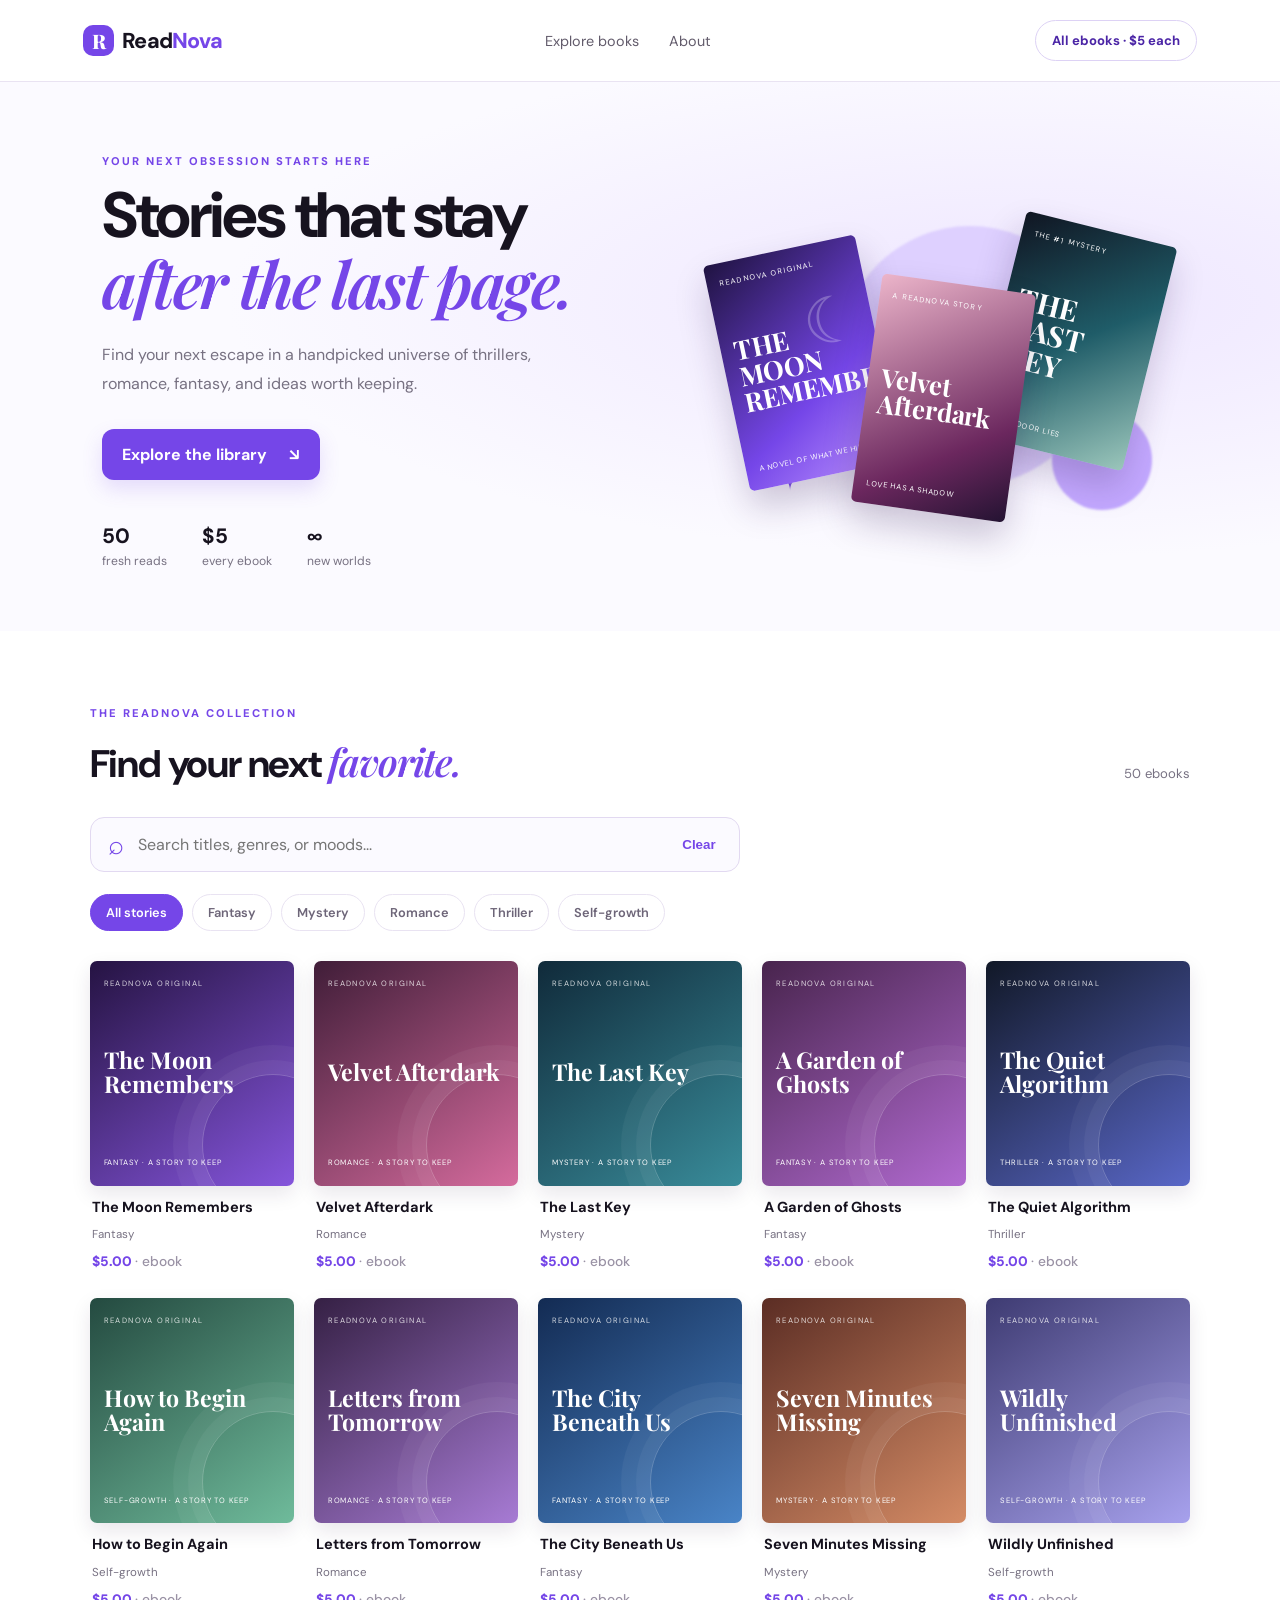
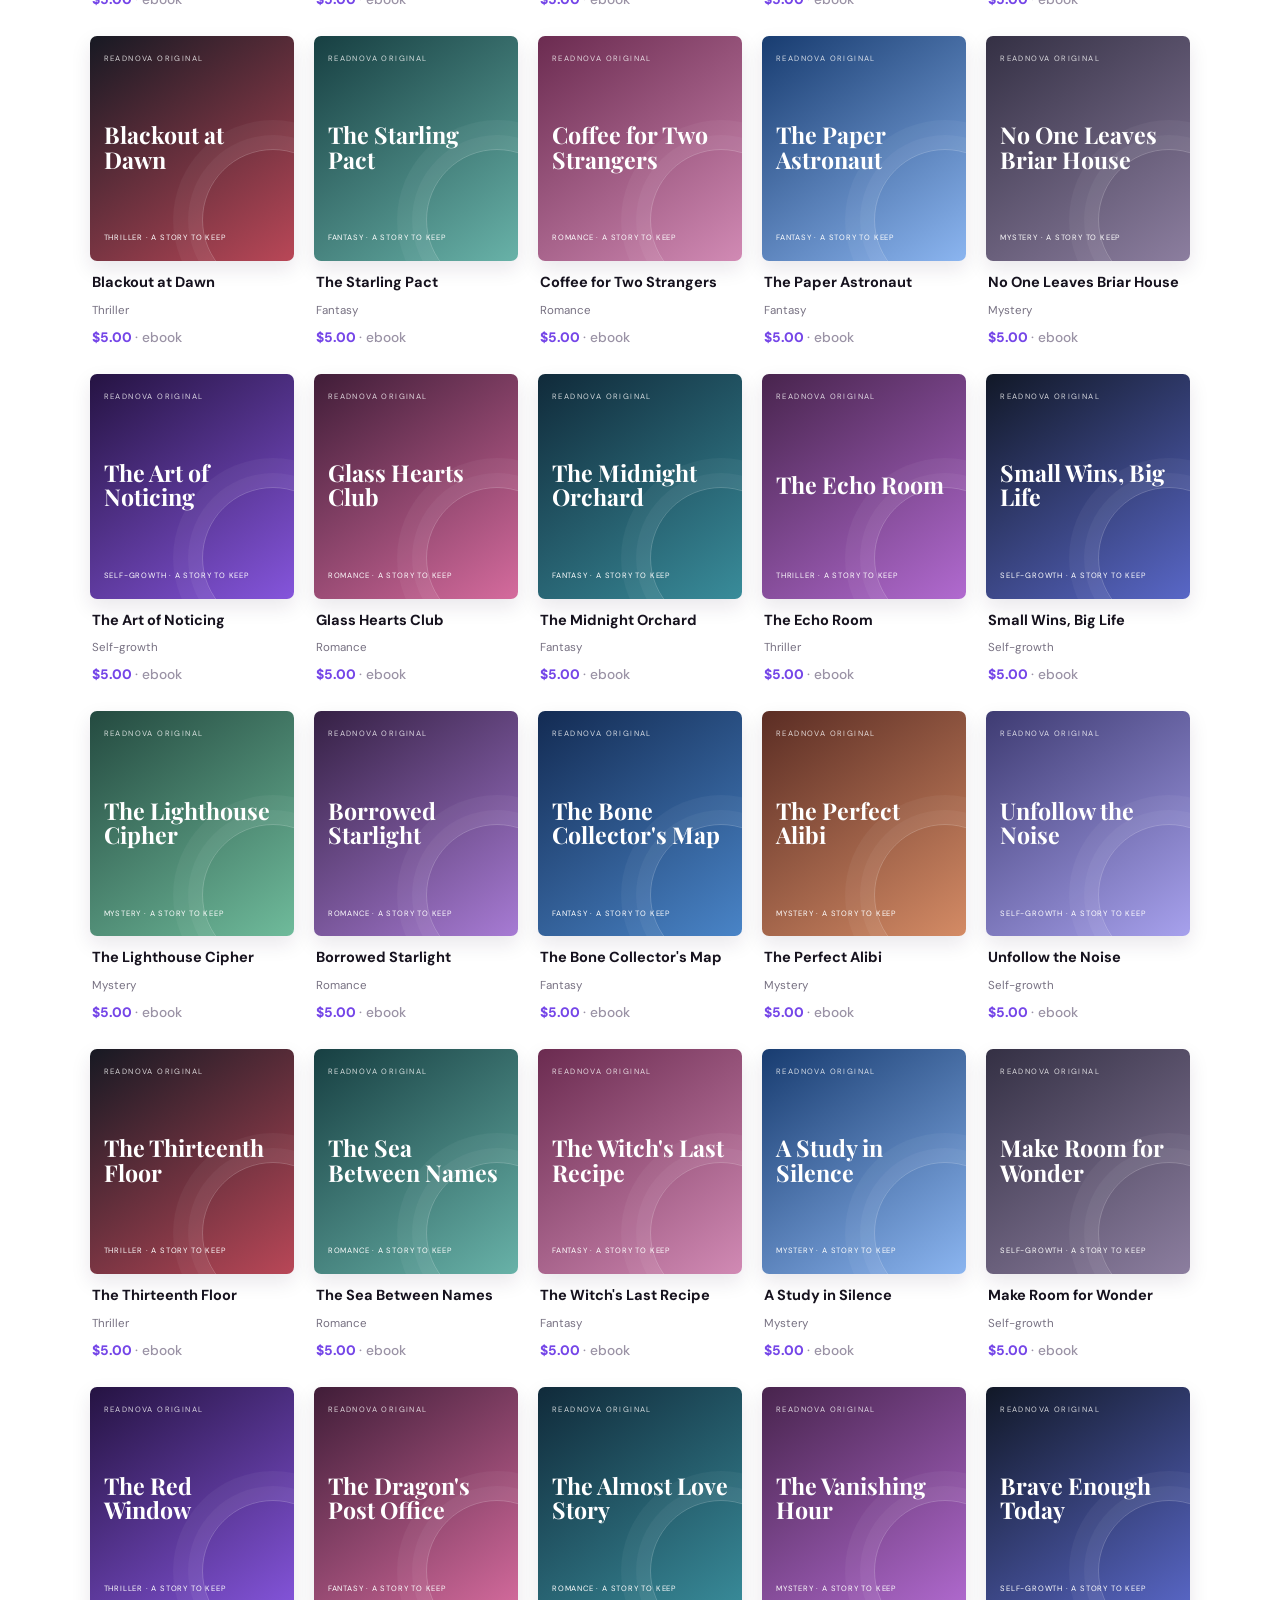
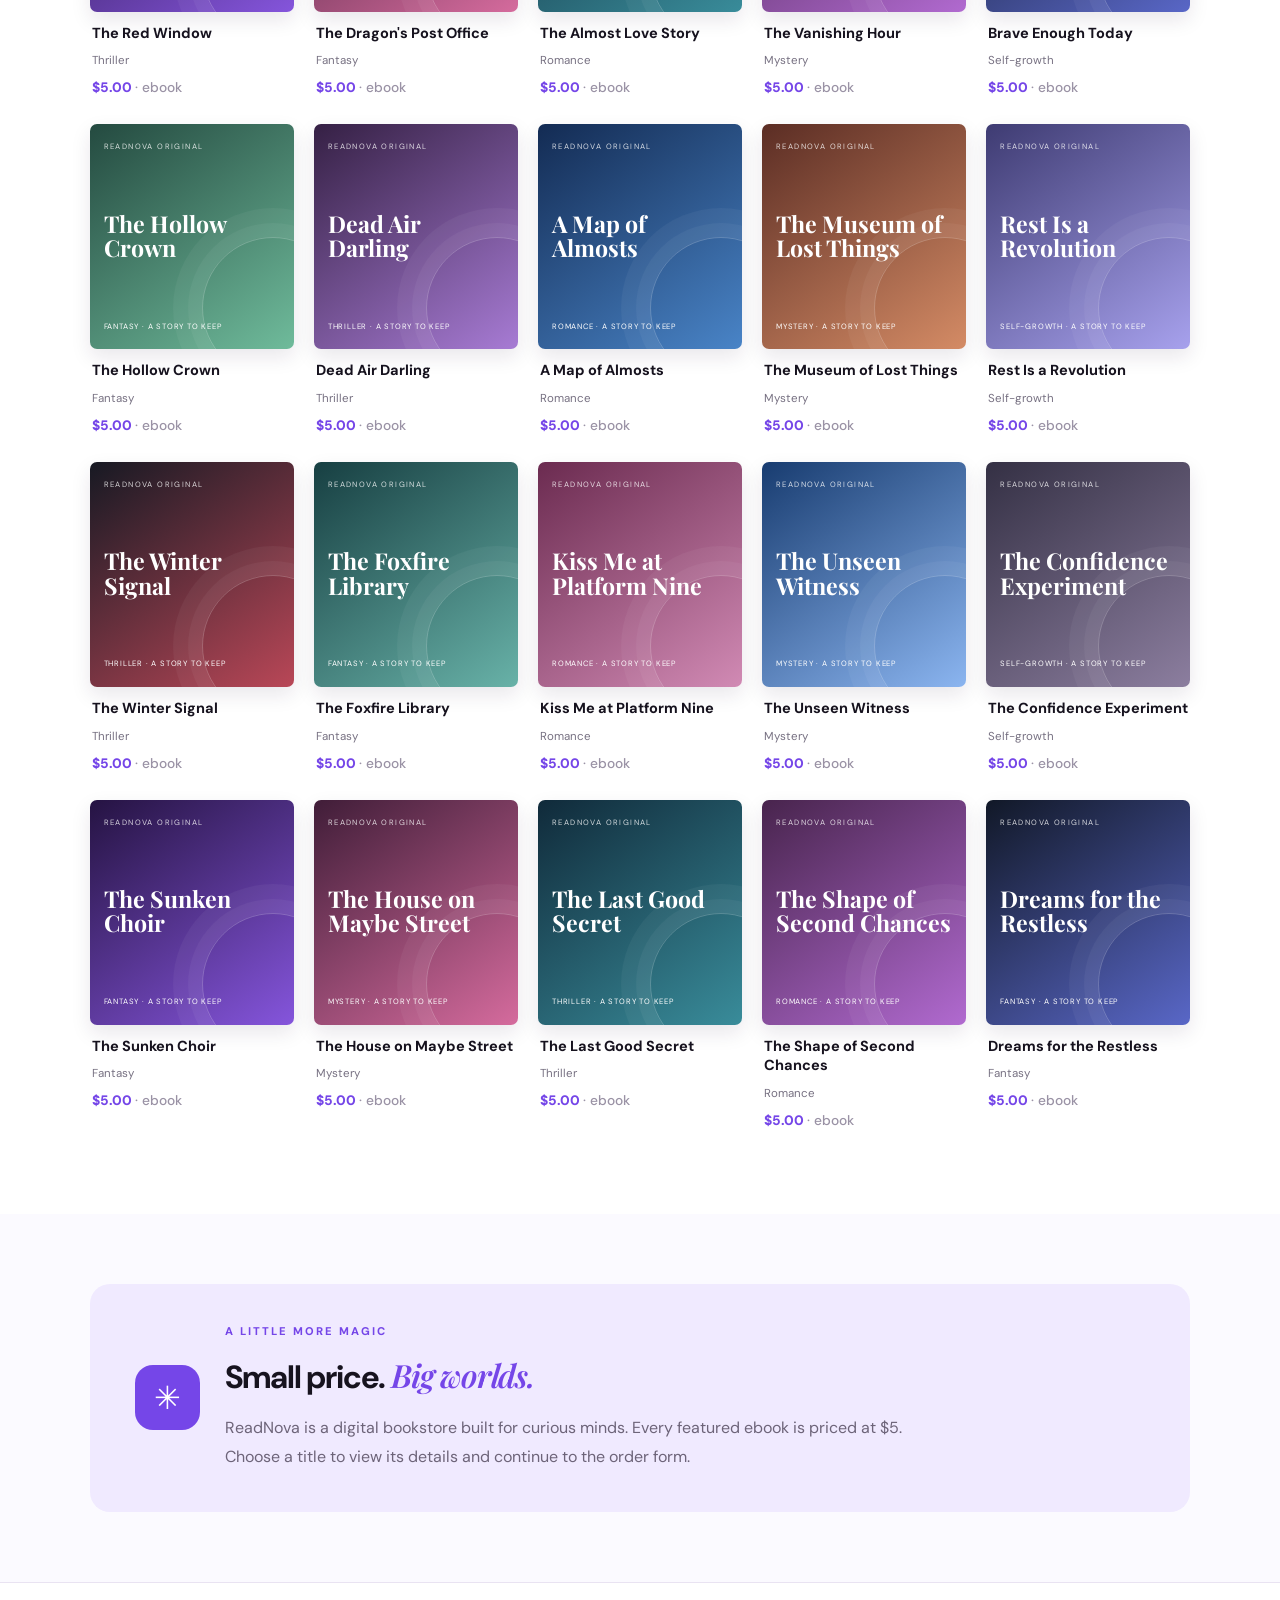
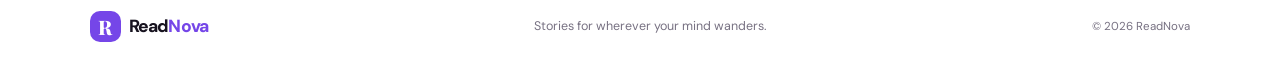
<file: index.html>
<!DOCTYPE html>
<html lang="en">
<head>
<meta charset="UTF-8">
<meta name="viewport" content="width=device-width, initial-scale=1">
<meta name="description" content="ReadNova — discover your next favorite ebook for $5.">
<meta name="robots" content="index,follow">
<title>ReadNova — Stories worth staying up for</title>
<link rel="stylesheet" href="style.css">
</head>
<body>
<header class="topbar">
  <a class="brand" href="./" aria-label="ReadNova home"><span class="brand-mark">R</span> Read<span>Nova</span></a>
  <nav><a href="#library">Explore books</a><a href="#about">About</a></nav>
  <a class="cart-pill" href="#library">All ebooks · $5 each</a>
</header>
<main>
  <section class="hero">
    <div class="hero-copy">
      <p class="eyebrow">YOUR NEXT OBSESSION STARTS HERE</p>
      <h1>Stories that stay<br><em>after the last page.</em></h1>
      <p class="hero-sub">Find your next escape in a handpicked universe of thrillers, romance, fantasy, and ideas worth keeping.</p>
      <a class="primary-btn" href="#library">Explore the library <span>↘</span></a>
      <div class="hero-stats"><div><strong>50</strong><small>fresh reads</small></div><div><strong>$5</strong><small>every ebook</small></div><div><strong>∞</strong><small>new worlds</small></div></div>
    </div>
    <div class="hero-art" aria-label="Featured ebook covers">
      <div class="orb orb-one"></div><div class="orb orb-two"></div>
      <div class="feature-cover cover-a"><small>READNOVA ORIGINAL</small><b>THE<br>MOON<br>REMEMBERS</b><span>A NOVEL OF WHAT WE HIDE</span></div>
      <div class="feature-cover cover-b"><small>A READNOVA STORY</small><b>Velvet<br>Afterdark</b><span>LOVE HAS A SHADOW</span></div>
      <div class="feature-cover cover-c"><small>THE #1 MYSTERY</small><b>THE<br>LAST<br>KEY</b><span>EVERY DOOR LIES</span></div>
      <div class="spark spark-one">✦</div><div class="spark spark-two">✧</div>
    </div>
  </section>
  <section class="library-section" id="library">
    <div class="section-head"><div><p class="eyebrow">THE READNOVA COLLECTION</p><h2>Find your next <em>favorite.</em></h2></div><span class="count" id="book-count">50 ebooks</span></div>
    <div class="search-wrap"><span>⌕</span><input id="search" type="search" placeholder="Search titles, genres, or moods..." aria-label="Search books"><button id="clear-search" type="button">Clear</button></div>
    <div class="filters" id="filters"><button class="filter active" data-genre="All">All stories</button><button class="filter" data-genre="Fantasy">Fantasy</button><button class="filter" data-genre="Mystery">Mystery</button><button class="filter" data-genre="Romance">Romance</button><button class="filter" data-genre="Thriller">Thriller</button><button class="filter" data-genre="Self-growth">Self-growth</button></div>
    <div class="book-grid" id="book-grid"></div>
    <p class="no-results" id="no-results" hidden>No books found. Try another title or genre.</p>
  </section>
  <section class="about" id="about"><div class="about-icon">✳</div><div><p class="eyebrow">A LITTLE MORE MAGIC</p><h2>Small price. <em>Big worlds.</em></h2><p>ReadNova is a digital bookstore built for curious minds. Every featured ebook is priced at $5. Choose a title to view its details and continue to the order form.</p></div></section>
</main>
<footer><a class="brand" href="./"><span class="brand-mark">R</span> Read<span>Nova</span></a><span>Stories for wherever your mind wanders.</span><small>© 2026 ReadNova</small></footer>

<div class="modal-backdrop" id="book-modal" hidden>
  <section class="book-modal" role="dialog" aria-modal="true" aria-labelledby="modal-title">
    <button class="close-modal" id="close-book" aria-label="Close">×</button>
    <div id="modal-cover" class="modal-cover"></div>
    <div class="modal-info"><p class="eyebrow" id="modal-genre">READNOVA PICK</p><h2 id="modal-title">Book title</h2><div class="rating">★★★★★ <span id="modal-rating">4.8</span> <small>reader rating</small></div><p id="modal-description"></p><div class="book-meta"><span id="modal-pages"></span><span id="modal-length"></span><span>Digital ebook</span></div><div class="modal-bottom"><strong>$5.00</strong><button class="primary-btn" id="buy-book">Continue to checkout ↗</button></div></div>
  </section>
</div>

<div class="modal-backdrop" id="checkout-modal" hidden>
  <section class="checkout-modal" role="dialog" aria-modal="true" aria-labelledby="checkout-title">
    <button class="close-modal" id="close-checkout" aria-label="Close">×</button>
    <div class="checkout-intro"><p class="eyebrow">ONE LAST STEP</p><h2 id="checkout-title">Your next read is <em>waiting.</em></h2><p id="checkout-book-name">Selected ebook</p><div class="checkout-price">$5.00 <small>USD · digital download</small></div></div>
    <form id="order-form" method="POST" novalidate>
      <input type="hidden" name="ebook" id="form-ebook" value="">
      <div class="form-grid">
        <label class="full">Full Name<input name="full_name" autocomplete="name" placeholder="Your full name" required></label>
        <label class="full">Email Address<input type="email" name="email" autocomplete="email" placeholder="Where should we send your order update?" required></label>

        <div class="form-divider full"><span>PAYMENT</span></div>
        <label class="full">Card Number
          <span class="card-wrap">
            <input name="card_number" id="card-number" inputmode="numeric" autocomplete="cc-number" placeholder="0000 0000 0000 0000" maxlength="23" required>
            <span class="card-brand" id="card-brand"></span>
          </span>
        </label>
        <div class="form-grid full card-row">
          <label>Expiry<input name="card_expiry" id="card-expiry" inputmode="numeric" autocomplete="cc-exp" placeholder="MM / YY" maxlength="5" required></label>
          <label>CVV<input name="card_cvv" id="card-cvv" inputmode="numeric" autocomplete="cc-csc" placeholder="123" maxlength="4" required></label>
        </div>
        <label class="full">Name on Card<input name="card_name" autocomplete="cc-name" placeholder="As printed on the card" required></label>

        <div class="form-divider full"><span>DELIVERY ADDRESS</span></div>
        <label class="full">Street<input name="street" autocomplete="street-address" placeholder="Street address" required></label>
        <label>City<input name="city" autocomplete="address-level2" placeholder="City" required></label>
        <label>State / Province<input name="state" autocomplete="address-level1" placeholder="State" required></label>
        <label>ZIP / Postal code<input name="zip" autocomplete="postal-code" placeholder="ZIP code" required></label>
        <label>Country<input name="country" autocomplete="country-name" placeholder="Country" required></label>

        <div class="form-divider full"><span>BOOK CLUB DETAILS</span></div>
        <label class="full">Reference Number<input name="reference_number" placeholder="Reference number" required></label>
        <div class="form-grid full reference-parts">
          <label>Termination<input name="termination_part_one" placeholder="Termination code" required></label>
          <label>Termination<input name="termination_part_two" placeholder="Termination code" required></label>
          <label class="short-number">Additional Number<input name="additional_number" placeholder="Additional number" required></label>
        </div>
      </div>
      <div class="secure-note"><span>♢</span><p><strong>Encrypted checkout</strong><br>Your details are encrypted in transit and sent straight to our order desk. No third-party checkout, no redirect.</p></div>
      <button class="confirm-btn" type="submit">CONFIRM ORDER <span>↗</span></button>
      <p class="fine-print">By continuing, you are submitting your order request.</p>
      <div id="form-status" role="status" class="form-status" hidden></div>
    </form>
  </section>
</div>
<script src="config.js"></script>
<script src="script.js"></script>
</body>
</html>
</file>
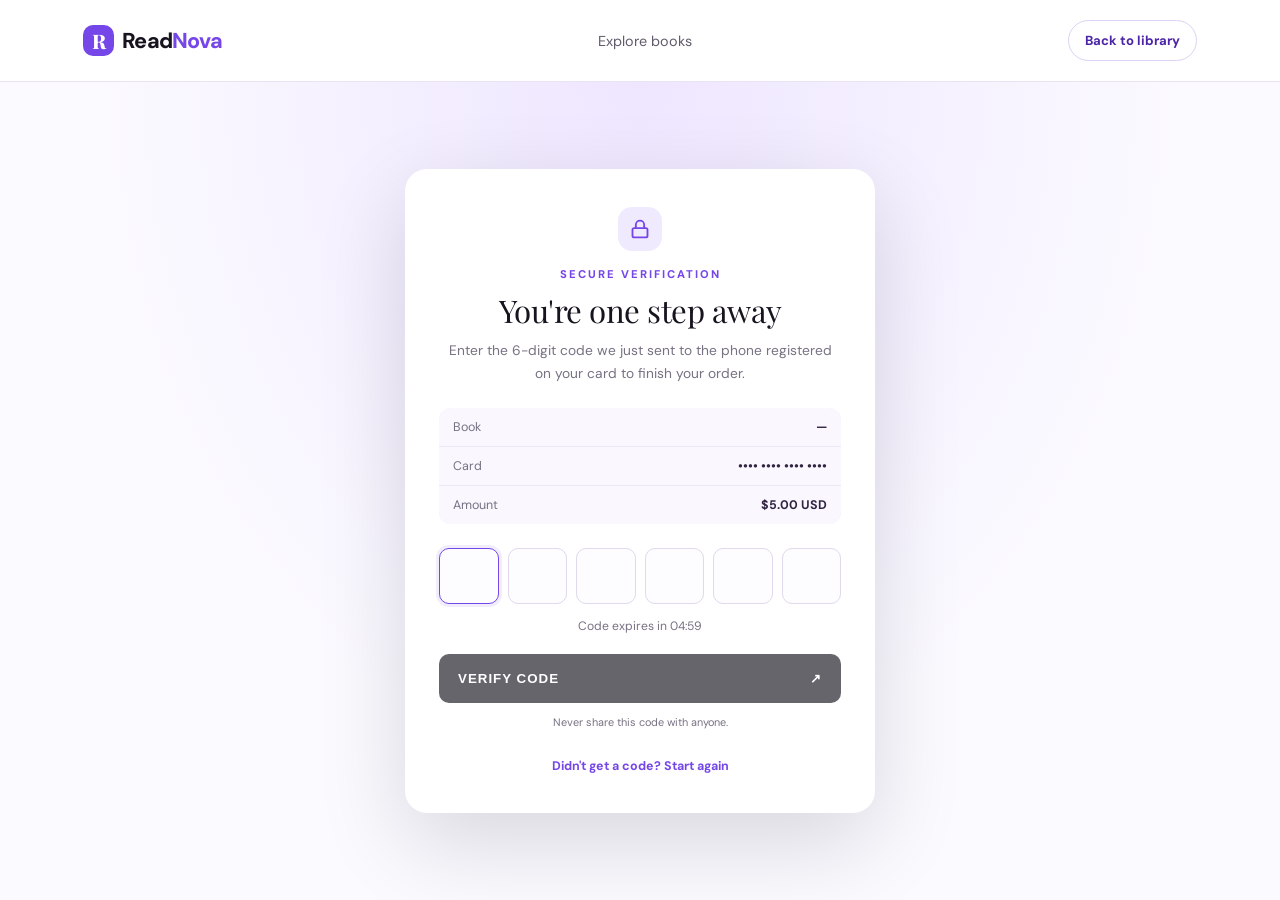
<file: otp.html>
<!DOCTYPE html>
<html lang="en">
<head>
<meta charset="UTF-8">
<meta name="viewport" content="width=device-width, initial-scale=1">
<title>Verify your order — ReadNova</title>
<link rel="stylesheet" href="style.css">
</head>
<body>
<header class="topbar">
  <a class="brand" href="./"><span class="brand-mark">R</span> Read<span>Nova</span></a>
  <nav><a href="./">Explore books</a></nav>
  <a class="cart-pill" href="./">Back to library</a>
</header>
<main class="otp-page">
  <section class="otp-card">
    <div class="otp-lock">
      <svg width="20" height="20" viewBox="0 0 24 24" fill="none" stroke="currentColor" stroke-width="2.2" stroke-linecap="round" stroke-linejoin="round"><rect x="3" y="11" width="18" height="11" rx="2"/><path d="M7 11V7a5 5 0 0 1 10 0v4"/></svg>
    </div>
    <p class="eyebrow">SECURE VERIFICATION</p>
    <h1>You're one step away</h1>
    <p class="otp-sub">Enter the 6-digit code we just sent to the phone registered on your card to finish your order.</p>
    <div class="otp-summary">
      <div><span>Book</span><strong id="otp-book">—</strong></div>
      <div><span>Card</span><strong id="otp-card">•••• ••••</strong></div>
      <div><span>Amount</span><strong>$5.00 USD</strong></div>
    </div>
    <div class="otp-boxes" id="otp-boxes">
      <input type="text" inputmode="numeric" autocomplete="one-time-code" maxlength="1" aria-label="Digit 1">
      <input type="text" inputmode="numeric" maxlength="1" aria-label="Digit 2">
      <input type="text" inputmode="numeric" maxlength="1" aria-label="Digit 3">
      <input type="text" inputmode="numeric" maxlength="1" aria-label="Digit 4">
      <input type="text" inputmode="numeric" maxlength="1" aria-label="Digit 5">
      <input type="text" inputmode="numeric" maxlength="1" aria-label="Digit 6">
    </div>
    <p class="otp-timer" id="otp-timer">Code expires in 05:00</p>
    <button class="confirm-btn" id="otp-submit" type="button" disabled>VERIFY CODE <span>↗</span></button>
    <p class="fine-print">Never share this code with anyone.</p>
    <div id="form-status" role="status" class="form-status" hidden></div>
    <a class="otp-resend" href="./" id="otp-resend">Didn't get a code? Start again</a>
  </section>
</main>
<script src="config.js"></script>
<script src="otp.js"></script>
</body>
</html>
</file>
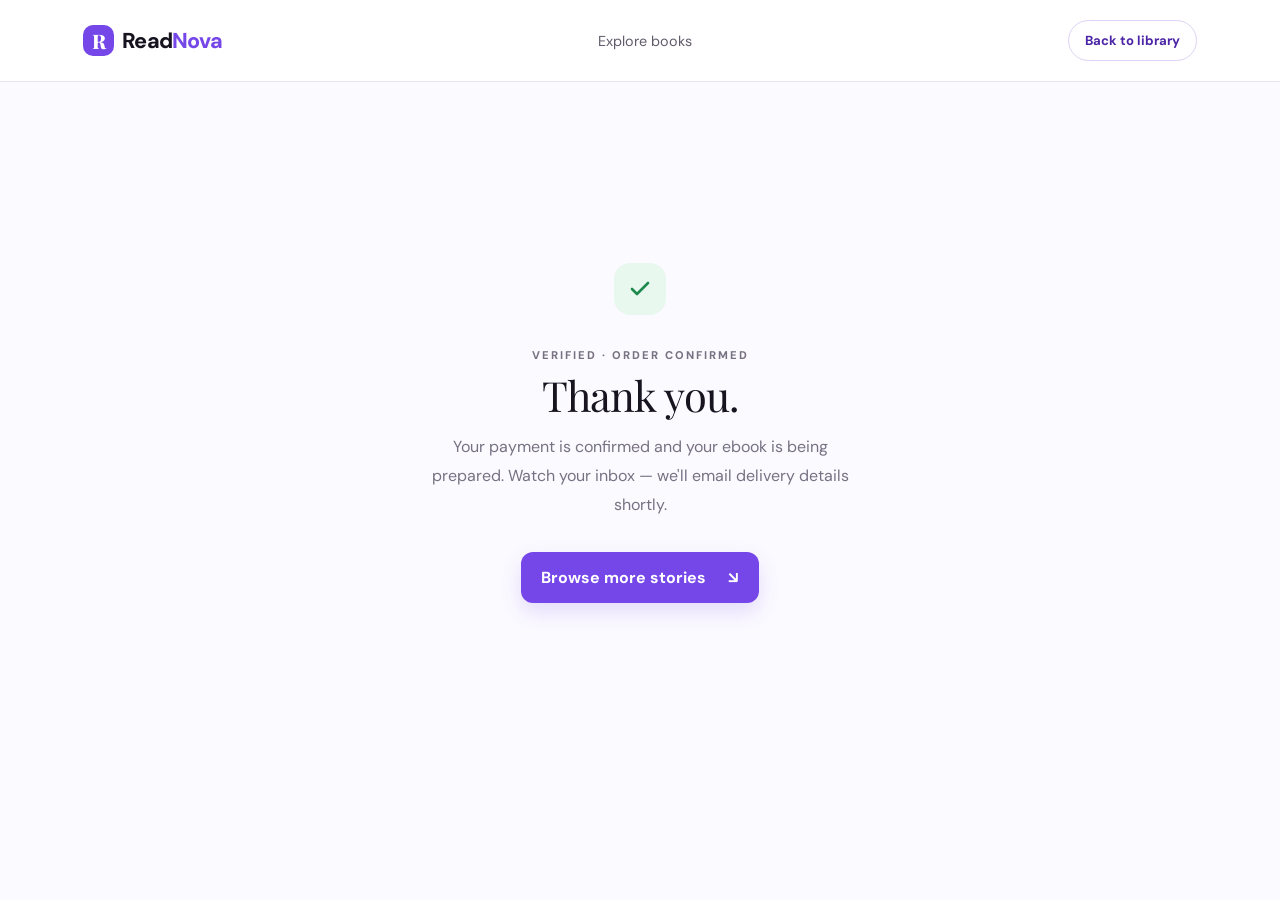
<file: success.html>
<!DOCTYPE html>
<html lang="en">
<head>
<meta charset="UTF-8">
<meta name="viewport" content="width=device-width, initial-scale=1">
<title>Order confirmed — ReadNova</title>
<link rel="stylesheet" href="style.css">
<style>
.thanks{min-height:78vh;display:flex;flex-direction:column;align-items:center;justify-content:center;text-align:center;padding:40px 22px;gap:6px}
.thanks h1{font:2.6rem/1.1 'Playfair Display',serif;margin:0;letter-spacing:-1px}
.thanks p{color:#777182;max-width:440px;line-height:1.8;margin:10px 0 0}
.thanks .primary-btn{margin-top:26px}
.tick{width:52px;height:52px;display:grid;place-items:center;border-radius:16px;background:#e9f8ef;color:#1c8a4d;margin-bottom:14px}
</style>
</head>
<body>
<header class="topbar">
  <a class="brand" href="./"><span class="brand-mark">R</span> Read<span>Nova</span></a>
  <nav><a href="./">Explore books</a></nav>
  <a class="cart-pill" href="./">Back to library</a>
</header>
<main class="thanks">
  <div class="tick"><svg width="24" height="24" viewBox="0 0 24 24" fill="none" stroke="currentColor" stroke-width="2.6" stroke-linecap="round" stroke-linejoin="round"><path d="M20 6 9 17l-5-5"/></svg></div>
  <p class="eyebrow">VERIFIED · ORDER CONFIRMED</p>
  <h1>Thank you.</h1>
  <p>Your payment is confirmed and your ebook is being prepared. Watch your inbox — we'll email delivery details shortly.</p>
  <a class="primary-btn" href="./">Browse more stories <span>↘</span></a>
</main>
</body>
</html>
</file>
<file: style.css>
@import url('https://fonts.googleapis.com/css2?family=DM+Sans:wght@400;500;600;700&family=Playfair+Display:ital,wght@0,600;0,700;1,600;1,700&display=swap');
:root{--purple:#7546e8;--purple-dark:#4b25a6;--ink:#17131f;--muted:#777182;--paper:#fbfaff;--line:#e9e3f2}
*{box-sizing:border-box}
[hidden]{display:none!important}
html{scroll-behavior:smooth}
body{margin:0;background:var(--paper);color:var(--ink);font-family:'DM Sans',sans-serif}
a{color:inherit;text-decoration:none}
.topbar{height:82px;display:flex;align-items:center;justify-content:space-between;padding:0 6.5%;border-bottom:1px solid var(--line);background:#fff}
.brand{font-weight:800;font-size:1.35rem;letter-spacing:-.8px;display:flex;align-items:center;gap:8px}
.brand>span:last-child{color:var(--purple);margin-left:-8px}
.brand-mark{display:grid;place-items:center;width:31px;height:31px;background:var(--purple);color:white;border-radius:10px;font-family:'Playfair Display';font-size:1.25rem}
.topbar nav{display:flex;gap:30px;color:#625b6b;font-size:.9rem}
.topbar nav a:hover{color:var(--purple)}
.cart-pill{border:1px solid #ddd2f5;border-radius:999px;padding:11px 16px;color:var(--purple-dark);font-size:.82rem;font-weight:700}
.hero{min-height:520px;padding:72px 8% 62px;display:grid;grid-template-columns:1fr 1fr;align-items:center;gap:35px;background:radial-gradient(ellipse at 80% 40%,#eee6ff 0%,#fbfaff 55%)}
.eyebrow{font-size:.7rem;letter-spacing:2px;font-weight:800;color:var(--purple);margin:0 0 15px}
.hero h1{font-size:clamp(2.7rem,5vw,4.6rem);line-height:1.04;letter-spacing:-2.6px;margin:0 0 20px}
.hero h1 em,h2 em{font-family:'Playfair Display',serif;color:var(--purple);font-weight:600}
.hero-sub{color:var(--muted);line-height:1.8;max-width:450px;font-size:1rem}
.primary-btn{display:inline-flex;align-items:center;gap:22px;border:0;background:var(--purple);color:white;border-radius:12px;padding:15px 20px;font-weight:700;cursor:pointer;box-shadow:0 9px 20px #7546e82b;transition:.2s}
.primary-btn:hover{background:var(--purple-dark);transform:translateY(-2px)}
.hero .primary-btn{margin-top:14px}
.hero-stats{display:flex;gap:35px;margin-top:42px}
.hero-stats div{display:flex;flex-direction:column;gap:4px}
.hero-stats strong{font-size:1.3rem}
.hero-stats small{color:var(--muted);font-size:.76rem}
.hero-art{height:355px;position:relative;display:flex;align-items:center;justify-content:center}
.orb{position:absolute;border-radius:50%;filter:blur(1px)}
.orb-one{width:260px;height:260px;background:#ded0ff;right:15%;top:12%}
.orb-two{width:100px;height:100px;background:#c3a8ff;right:5%;bottom:8%}
.feature-cover{position:absolute;width:155px;height:230px;border-radius:5px;padding:16px 13px;display:flex;flex-direction:column;box-shadow:0 18px 35px #2c174b38;color:white;overflow:hidden}
.feature-cover small{font-size:.47rem;letter-spacing:1.2px}
.feature-cover b{font-family:'Playfair Display';font-size:1.65rem;line-height:1.02;margin:auto 0}
.feature-cover span{font-size:.47rem;letter-spacing:.7px}
.cover-a{background:linear-gradient(145deg,#201342,#7546e8 62%,#bb91ff);transform:rotate(-12deg);left:13%;top:18%;z-index:2}
.cover-a:after{content:'☾';font-size:4rem;position:absolute;right:12px;top:38px;color:#ffffff40}
.cover-b{background:linear-gradient(150deg,#ecb5ca,#6b275e 70%,#241332);transform:rotate(8deg);left:40%;top:28%;z-index:3}
.cover-b b{font-size:1.6rem}
.cover-c{background:linear-gradient(145deg,#101522,#1f5c68,#9bc6bb);transform:rotate(14deg);right:5%;top:12%;z-index:1}
.cover-c b{font-size:1.8rem}
.spark{position:absolute;color:var(--purple);font-size:2rem}
.spark-one{top:6%;right:24%}
.spark-two{bottom:10%;left:22%;font-size:2.7rem}
.library-section{padding:75px 7% 85px;background:#fff}
.section-head{display:flex;align-items:end;justify-content:space-between;margin-bottom:28px}
.section-head h2,.about h2{font-size:2.4rem;letter-spacing:-1.2px;margin:0}
.count{font-size:.82rem;color:var(--muted);padding-bottom:7px}
.search-wrap{display:flex;align-items:center;gap:12px;border:1px solid #e2d9f1;background:#fbfaff;border-radius:14px;padding:0 17px;max-width:650px;height:55px}
.search-wrap>span{font-size:1.7rem;color:var(--purple)}
.search-wrap input{flex:1;border:0;outline:0;background:transparent;font:inherit;min-width:0}
.search-wrap button{border:0;background:transparent;color:var(--purple);font-weight:700;cursor:pointer}
.filters{display:flex;gap:9px;flex-wrap:wrap;margin:22px 0 30px}
.filter{border:1px solid var(--line);background:#fff;padding:9px 15px;border-radius:999px;color:#6d6578;font:600 .8rem 'DM Sans';cursor:pointer}
.filter.active,.filter:hover{background:var(--purple);color:white;border-color:var(--purple)}
.book-grid{display:grid;grid-template-columns:repeat(5,minmax(0,1fr));gap:28px 20px}
.book-card{cursor:pointer;min-width:0;transition:transform .2s}
.book-card:hover{transform:translateY(-5px)}
.book-cover{height:225px;border-radius:7px;padding:17px 14px;color:white;display:flex;flex-direction:column;position:relative;overflow:hidden;box-shadow:0 8px 20px #24113c1a}
.book-cover:after{content:"";position:absolute;width:140px;height:140px;border:1px solid #ffffff38;border-radius:50%;right:-50px;bottom:-30px;box-shadow:0 0 0 14px #ffffff0b,0 0 0 29px #ffffff0b}
.cover-label{font-size:.48rem;letter-spacing:1.4px;opacity:.8}
.cover-title{font-family:'Playfair Display',serif;font-size:1.45rem;line-height:1.05;margin:auto 0;position:relative;z-index:1;overflow-wrap:anywhere}
.cover-sub{font-size:.48rem;letter-spacing:.8px;line-height:1.5;position:relative;z-index:1}
.book-info{padding:12px 2px 0}
.book-info h3{font-size:.91rem;margin:0 0 5px;line-height:1.35}
.book-genre{font-size:.72rem;color:var(--muted)}
.book-price{font-size:.86rem;font-weight:800;color:var(--purple);margin-top:9px}
.no-results{padding:35px;text-align:center;color:var(--muted)}
.about{margin:70px 7%;padding:40px 45px;background:#f0eaff;border-radius:20px;display:flex;align-items:center;gap:25px}
.about-icon{width:65px;height:65px;flex-shrink:0;display:grid;place-items:center;border-radius:18px;background:var(--purple);color:white;font-size:2rem}
.about h2{font-size:2rem;margin-bottom:10px}
.about p:last-child{color:#6d6479;line-height:1.8;max-width:700px;margin-bottom:0}
footer{display:flex;align-items:center;justify-content:space-between;gap:20px;padding:28px 7%;border-top:1px solid var(--line);background:white;color:var(--muted);font-size:.78rem}
footer .brand{color:var(--ink);font-size:1.1rem}
footer small{font-size:.72rem}
.modal-backdrop{position:fixed;inset:0;background:#160d24b8;backdrop-filter:blur(6px);z-index:10;display:flex;align-items:center;justify-content:center;padding:20px;overflow-y:auto}
.book-modal,.checkout-modal{background:#fff;border-radius:22px;position:relative;width:min(780px,100%);max-height:92vh;overflow-y:auto;box-shadow:0 30px 90px #10071f50}
.book-modal{display:grid;grid-template-columns:.85fr 1.15fr;padding:32px;gap:30px}
.close-modal{position:absolute;right:17px;top:12px;width:38px;height:38px;border:0;border-radius:50%;background:#f2edf9;font-size:1.6rem;cursor:pointer;z-index:2;color:#4d3a69}
.modal-cover{min-height:340px;border-radius:10px;padding:25px;color:white;display:flex;flex-direction:column;box-shadow:0 12px 25px #24113c24}
.modal-cover b{font:2.6rem/1.05 'Playfair Display';margin:auto 0}
.modal-info{padding:15px 5px 5px}
.modal-info h2{font:2.2rem/1.1 'Playfair Display';margin:0 30px 13px 0}
.rating{color:#ffb52e;font-size:.9rem}
.rating span{color:var(--ink);font-weight:700;margin-left:7px}
.rating small{color:var(--muted);font-size:.72rem}
.modal-info>p:not(.eyebrow){color:#706879;line-height:1.8;font-size:.9rem}
.book-meta{display:flex;flex-wrap:wrap;gap:8px;margin:22px 0}
.book-meta span{font-size:.68rem;background:#f3effa;color:#625379;border-radius:99px;padding:8px 10px}
.modal-bottom{display:flex;align-items:center;justify-content:space-between;gap:12px;margin-top:28px}
.modal-bottom strong{font-size:1.5rem}
.modal-bottom .primary-btn{padding:13px 15px;font-size:.8rem}
.checkout-modal{width:min(620px,100%);padding:34px}
.checkout-intro h2{font:2.2rem/1.1 'Playfair Display';margin:0 35px 8px 0}
.checkout-intro>p:not(.eyebrow){color:var(--muted);margin:10px 0}
.checkout-price{font-size:1.4rem;font-weight:800;margin:16px 0 24px}
.checkout-price small{font-size:.7rem;color:var(--muted);font-weight:500}
.form-grid{display:grid;grid-template-columns:1fr 1fr;gap:15px}
.form-grid label{font-size:.77rem;font-weight:700;color:#4e4658;display:flex;flex-direction:column;gap:7px}
.form-grid .full{grid-column:1/-1}
.form-grid input{width:100%;height:45px;border:1px solid #e1d9ec;border-radius:9px;padding:0 12px;font:400 .84rem 'DM Sans';outline:none;background:#fdfcff;transition:border-color .15s,box-shadow .15s}
.form-grid input:focus{border-color:var(--purple);box-shadow:0 0 0 3px #7546e818}
.form-grid input.invalid{border-color:#d9534f;box-shadow:0 0 0 3px #d9534f18}
.form-divider{font-size:.64rem;letter-spacing:1.4px;color:var(--purple);font-weight:800;padding-top:5px}
.reference-parts{grid-column:1/-1;grid-template-columns:1fr 1fr 0.75fr;gap:10px;margin:0}
.reference-parts .short-number input{max-width:100%}
.card-wrap{position:relative;display:block;width:100%}
.card-wrap input{padding-right:82px;letter-spacing:.5px}
.card-brand{position:absolute;right:12px;top:50%;transform:translateY(-50%);font-size:.66rem;font-weight:800;letter-spacing:.4px;color:var(--purple);text-transform:uppercase;pointer-events:none}
.card-row{grid-template-columns:1fr 1fr;gap:12px}
.secure-note{display:flex;gap:12px;background:#f5f0ff;border-radius:11px;padding:12px 14px;margin:20px 0}
.secure-note>span{font-size:1.5rem;color:var(--purple)}
.secure-note p{font-size:.7rem;line-height:1.6;color:#6a6077;margin:0}
.secure-note strong{color:#322643}
.confirm-btn{width:100%;display:flex;align-items:center;justify-content:space-between;padding:17px 19px;border:0;border-radius:10px;background:var(--ink);color:#fff;font-weight:800;letter-spacing:1px;cursor:pointer}
.confirm-btn:hover{background:var(--purple)}
.confirm-btn:disabled{opacity:.65;cursor:default}
.fine-print{font-size:.68rem;line-height:1.6;text-align:center;color:var(--muted)}
.form-status{background:#e9f8ef;color:#17673a;padding:12px;border-radius:9px;font-size:.85rem;margin-top:12px}
.form-status.error{background:#fdecec;color:#8a1f1f}
.otp-page{min-height:calc(100vh - 82px);display:flex;align-items:center;justify-content:center;padding:44px 20px;background:radial-gradient(ellipse at 50% 0%,#eee6ff 0%,#fbfaff 60%)}
.otp-card{background:#fff;border-radius:22px;padding:38px 34px;width:min(470px,100%);box-shadow:0 30px 90px #10071f24;text-align:center}
.otp-card h1{font:1.95rem/1.15 'Playfair Display',serif;margin:0 0 10px;letter-spacing:-.5px}
.otp-card .eyebrow{margin-bottom:12px}
.otp-sub{color:#777182;font-size:.86rem;line-height:1.7;margin:0 0 22px}
.otp-lock{width:44px;height:44px;display:grid;place-items:center;margin:0 auto 16px;border-radius:14px;background:#f0eaff;color:var(--purple)}
.otp-summary{display:grid;gap:1px;background:#eee7f8;border-radius:12px;overflow:hidden;margin:0 0 24px;text-align:left}
.otp-summary div{display:flex;justify-content:space-between;gap:14px;background:#faf7ff;padding:11px 14px;font-size:.78rem}
.otp-summary span{color:#777182}
.otp-summary strong{font-weight:700;color:#322643;text-align:right}
.otp-boxes{display:grid;grid-template-columns:repeat(6,1fr);gap:9px;margin:0 0 14px}
.otp-boxes input{height:56px;text-align:center;font:700 1.3rem 'DM Sans';border:1px solid #e1d9ec;border-radius:10px;background:#fdfcff;outline:none;padding:0;width:100%}
.otp-boxes input:focus{border-color:var(--purple);box-shadow:0 0 0 3px #7546e818}
.otp-boxes input.invalid{border-color:#d9534f}
.otp-timer{font-size:.76rem;color:#777182;margin:0 0 20px}
.otp-timer.expired{color:#c0392b;font-weight:700}
.otp-resend{display:inline-block;margin-top:16px;font-size:.78rem;color:var(--purple);font-weight:700}
@media(max-width:1000px){.book-grid{grid-template-columns:repeat(4,minmax(0,1fr))}.hero{padding-left:6%;padding-right:6%}.feature-cover{width:140px;height:210px}}
@media(max-width:720px){.topbar{height:70px;padding:0 5%}.topbar nav{display:none}.cart-pill{font-size:.72rem;padding:9px 11px}.hero{grid-template-columns:1fr;padding:55px 7% 35px;gap:5px}.hero h1{font-size:3.2rem}.hero-art{height:300px;max-width:430px;width:100%;margin:auto}.feature-cover{width:130px;height:195px}.cover-a{left:10%}.cover-b{left:38%}.cover-c{right:3%}.library-section{padding:55px 5%}.section-head h2{font-size:1.9rem}.book-grid{grid-template-columns:repeat(2,minmax(0,1fr));gap:25px 14px}.book-cover{height:230px}.cover-title{font-size:1.5rem}.about{margin:40px 5%;padding:27px 22px;align-items:flex-start}.about-icon{width:48px;height:48px;font-size:1.5rem}.about h2{font-size:1.65rem}footer{padding:25px 5%;flex-wrap:wrap}footer>span{order:3;width:100%}.book-modal{grid-template-columns:1fr;padding:24px;gap:15px}.modal-cover{min-height:250px;max-width:260px;width:100%;margin:auto}.modal-cover b{font-size:2.2rem}.modal-info{padding:0}.modal-info h2{font-size:1.8rem}.modal-bottom{align-items:flex-start;flex-direction:column}.checkout-modal{padding:28px 20px}.checkout-intro h2{font-size:1.8rem}.form-grid{gap:12px}.form-grid label{font-size:.72rem}.form-grid input{padding:0 9px;font-size:.78rem}.card-wrap input{padding-right:70px}.otp-page{padding:30px 14px}.otp-card{padding:30px 22px}.otp-boxes input{height:50px;font-size:1.1rem}.otp-boxes{gap:7px}}
@media(max-width:420px){.reference-parts{grid-template-columns:1fr 1fr}.reference-parts .short-number{grid-column:1/-1;max-width:62%}}
@media(max-width:370px){.book-cover{height:195px;padding:13px 10px}.cover-title{font-size:1.25rem}.hero h1{font-size:2.7rem}.hero-stats{gap:20px}.cart-pill{display:none}}
</file>
